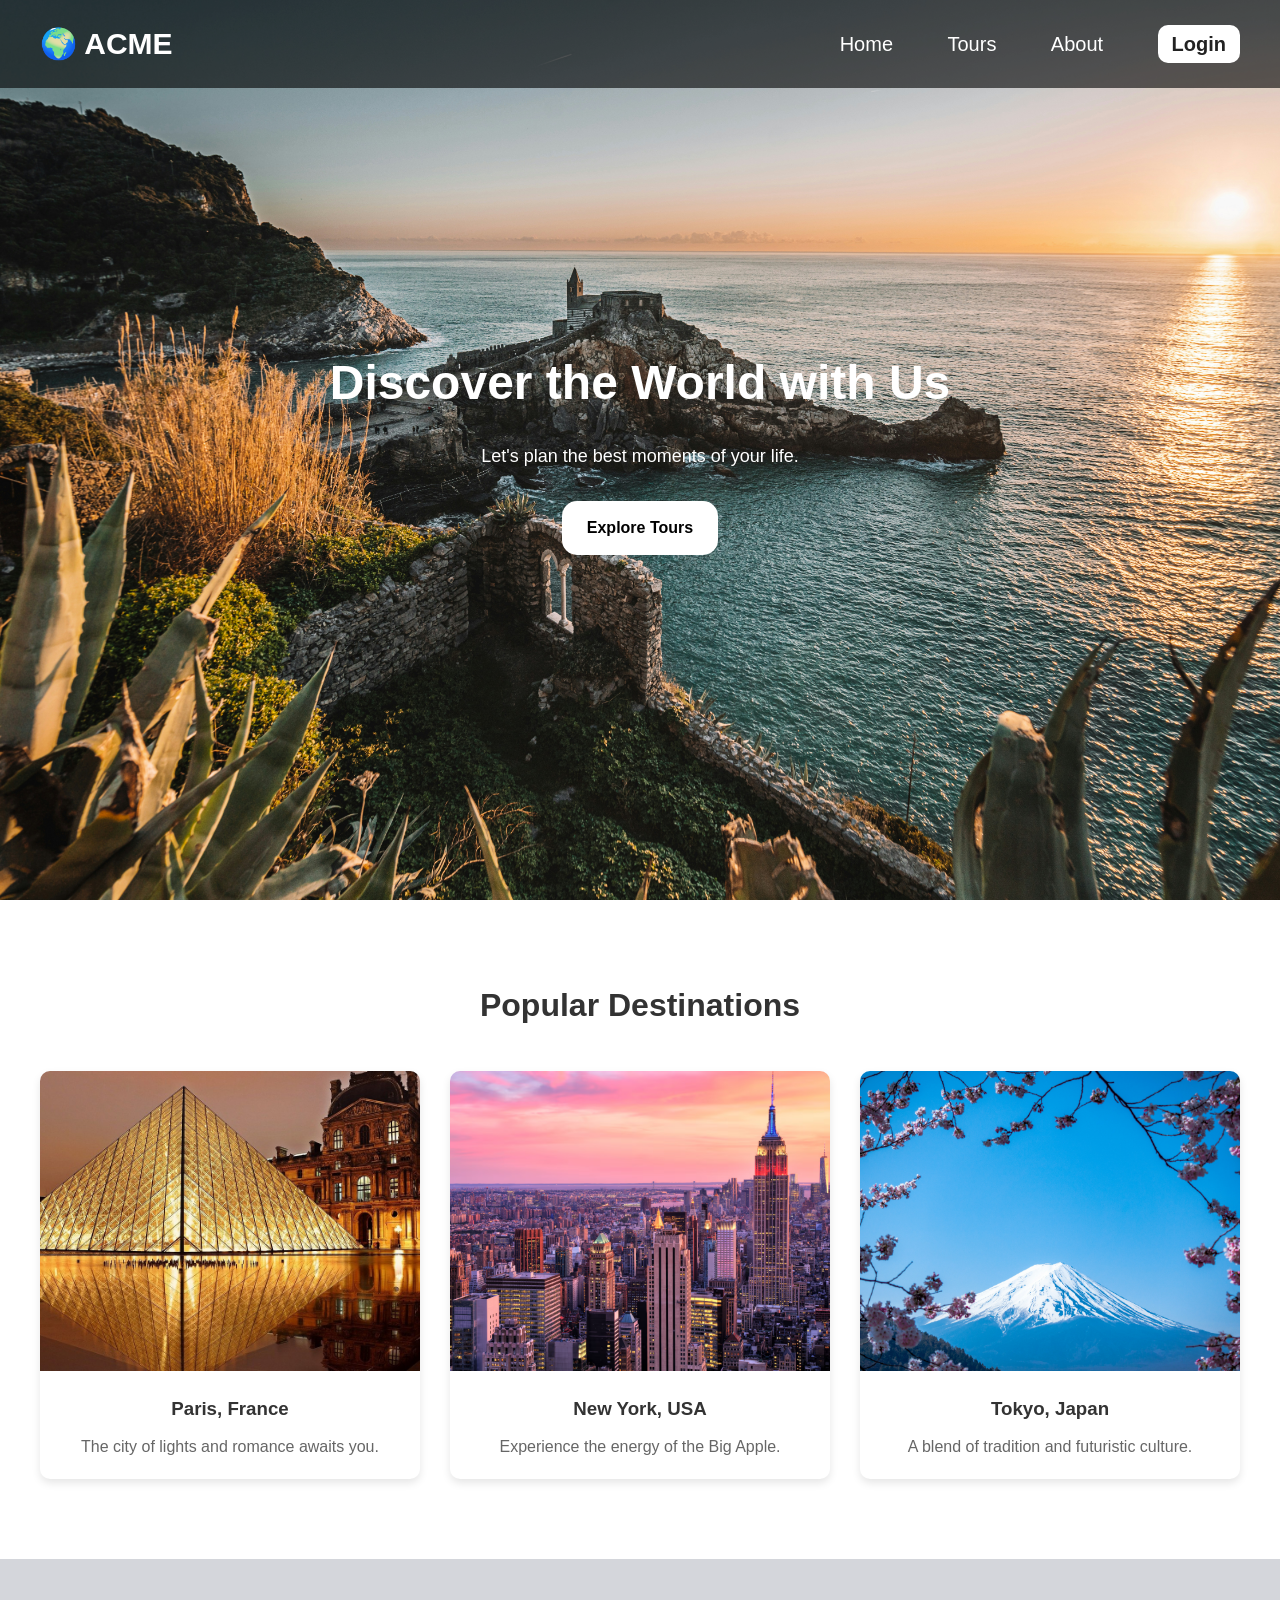
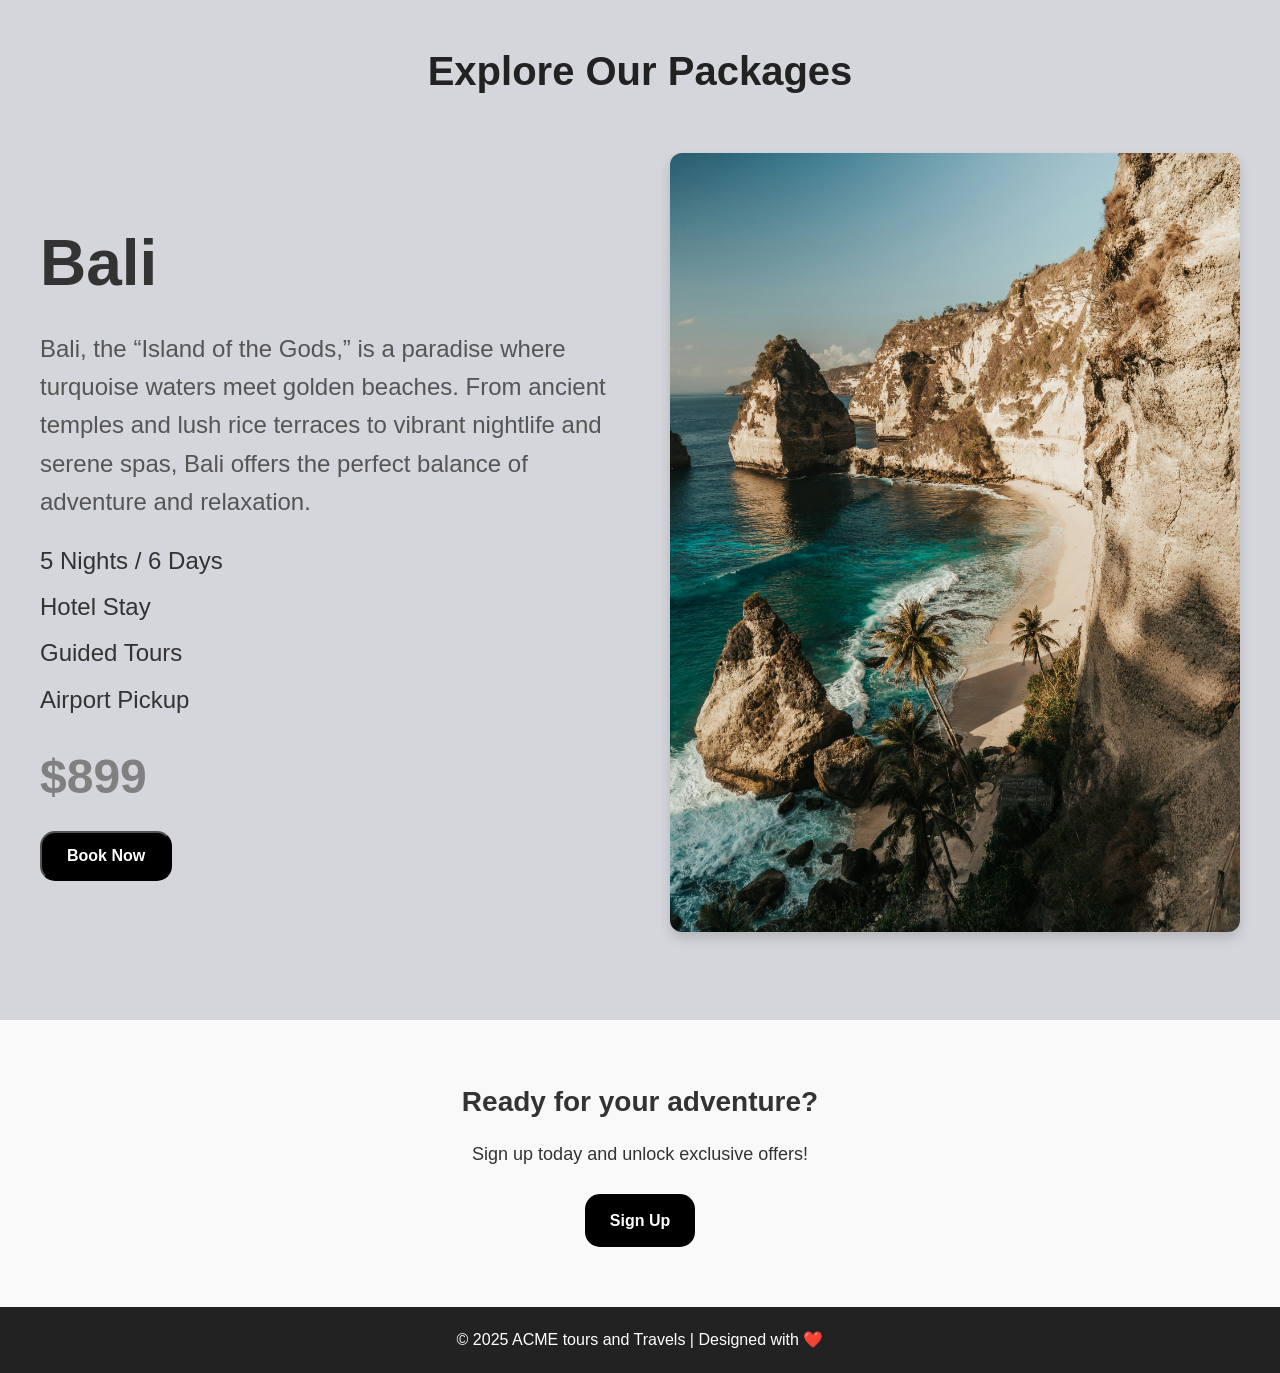
<file: index.html>
<!DOCTYPE html>
<html lang="en">
<head>
  <meta charset="UTF-8">
  <meta name="viewport" content="width=device-width, initial-scale=1.0">
  <title>AcMe Tours</title>
  <link rel="stylesheet" href="styles.css">
  <link rel="preload" as="image" href="Images/homepage2.jpg">
</head>
<body>
  <!-- Navigation -->
  <header class="navbar">
    <div class="logo">🌍 ACME</div>
    <nav>
      <a href="#">Home</a>
      <a href="#tours">Tours</a>
      <a href="#about">About</a>
      <a href="login.html" class="btn-login">Login</a>
    </nav>
  </header>

  <!-- Hero Section -->
  <section class="hero">
    <div class="hero-content">
      <h1>Discover the World with Us</h1>
      <p>Let's plan the best moments of your life.</p>
      <a href="#tours" class="btn-primary">Explore Tours</a>
    </div>
  </section>

  <!-- Tours Section -->
  <section id="tours" class="tours">
    <h2>Popular Destinations</h2>
    <div class="tour-grid">
      <div class="tour-card">
        <img src="Images/paris.jpg" alt="Paris">
        <h3>Paris, France</h3>
        <p>The city of lights and romance awaits you.</p>
      </div>
      <div class="tour-card">
        <img src="Images/new york.avif" alt="New York">
        <h3>New York, USA</h3>
        <p>Experience the energy of the Big Apple.</p>
      </div>
      <div class="tour-card">
        <img src="Images/Tokyo.jpg" alt="Tokyo">
        <h3>Tokyo, Japan</h3>
        <p>A blend of tradition and futuristic culture.</p>
      </div>
    </div>
  </section>

<section class="pricing-slider">  
  <h2>Explore Our Packages</h2>

  <div class="package">
    <!-- Left: details -->
    <div class="package-details">
      <h3>Bali</h3>
      <p>
        Bali, the “Island of the Gods,” is a paradise where turquoise waters meet golden beaches. 
        From ancient temples and lush rice terraces to vibrant nightlife and serene spas, Bali 
        offers the perfect balance of adventure and relaxation.
      </p>
      <ul>
        <li>5 Nights / 6 Days</li>
        <li>Hotel Stay</li>
        <li>Guided Tours</li>
        <li>Airport Pickup</li>
      </ul>
      <span class="price">$899</span>
      <button class="btn-secondary">Book Now</button>
    </div>

    <!-- Right: image -->
    <div class="package-image">
      <img src="Images/bali2.jpg" alt="Bali Tour Package">
    </div>
  </div>
</section>


  <!-- Call to Action -->
  <section class="cta">
    <h2>Ready for your adventure?</h2>
    <p>Sign up today and unlock exclusive offers!</p>
    <a href="login.html" class="btn-secondary">Sign Up</a>
  </section>

  <!-- Footer -->
  <footer>
    <p>&copy; 2025 ACME tours and Travels | Designed with ❤️</p>
  </footer>

</body>
</html>
</file>
<file: styles.css>
/* Reset */
* {
  margin: 0;
  padding: 0;
  box-sizing: border-box;
}

body {
  font-family: 'Montserrat', Arial, sans-serif;
  color: #333;
  line-height: 1.6;
}

/* Navbar */
.navbar {
  display: flex;
  justify-content: space-between;
  align-items: center;
  padding: 20px 40px;
  background: rgba(0,0,0,0.6);
  position: fixed;
  width: 100%;
  top: 0;
  z-index: 1000;
}

.navbar .logo {
  font-size: 30px;
  font-weight: bold;
  color: #fff;
}

.navbar nav a {
    font-size: 20px;
  margin-left: 50px;
  color: #fff;
  text-decoration: none;
  font-weight: 500;
}

.navbar .btn-login {
  background: white;
  padding: 8px 14px;
  border-radius: 10px;
  color: #222;
  font-weight: bold;
  transition: opacity 0.3s;
}

.btn-login:hover {
opacity: 0.8;
}

/* Hero Section */
.hero {
  background: url("Images/homepage2.jpg") no-repeat center center/cover;
  height: 100vh;
  display: flex;
  justify-content: center;
  align-items: center;
  text-align: center;
  color: white;
  padding: 0 20px;
}

.hero-content h1 {
  font-size: 48px;
  margin-bottom: 20px;
}

.hero-content p {
  font-size: 18px;
  margin-bottom: 30px;
}

.btn-primary {
  display: inline-block;
  background: white;
  padding: 14px 25px;
  border-radius: 15px;
  font-size: 16px;
  color: black;
  font-weight: bold;
  text-decoration: none;
  transition: opacity 0.3s;
}

.btn-primary:hover {
  opacity: 0.8;
}

.btn-secondary {
  display: inline-block;
  background: black;
  padding: 14px 25px;
  border-radius: 15px;
  font-size: 16px;
  color: white;
  font-weight: bold;
  text-decoration: none;
  transition: opacity 0.3s;
}

/* Tours Section */
.tours {
  padding: 80px 40px;
  text-align: center;
}

.tours h2 {
  font-size: 32px;
  margin-bottom: 40px;
}

.tour-grid {
  display: grid;
  grid-template-columns: repeat(auto-fit, minmax(280px, 1fr));
  gap: 30px;
}

.tour-card {
  background: #fff;
  border-radius: 10px;
  box-shadow: 0 4px 8px rgba(0,0,0,0.1);
  overflow: hidden;
  transition: transform 0.3s;
}

.tour-card:hover {
  transform: translateY(-5px);
}

.tour-card img {
  width: 100%;
  height: 300px;
  object-fit: cover;
}

.tour-card h3 {
  margin: 15px 0 10px;
}

.tour-card p {
  padding: 0 15px 20px;
  color: #666;
}

/* Call to Action */
.cta {
  text-align: center;
  padding: 60px 20px;
  background: #f9f9f9;
}

.cta h2 {
  font-size: 28px;
  margin-bottom: 15px;
}

.cta p {
  font-size: 18px;
  margin-bottom: 25px;
}

/* Footer */
footer {
  text-align: center;
  padding: 20px;
  background: #222;
  color: #fff;
}

.logo-icon{
    height: 30px;
    color: white;
}

.pricing-slider {
  width: 100%;
  padding: 80px 20px;
  background: #d4d6db;
  text-align: center;
}

.pricing-slider h2 {
  font-size: 2.5rem;
  margin-bottom: 50px;
  color: #222;
}

.package {
  display: flex;
  align-items: center;
  justify-content: space-between;
  max-width: 1200px;
  margin: 0 auto;
  gap: 60px;
}

.package-details {
  flex: 1;
  text-align: left;
}

.package-details h3 {
  font-size: 4rem;
  margin-bottom: 15px;
  color: #333;
}

.package-details p {
  font-size: 1.5rem;
  line-height: 1.6;
  margin-bottom: 20px;
  color: #555;
}

.package-details ul {
  list-style: none;
  padding: 0;
  margin-bottom: 20px;
}

.package-details ul li {
  margin-bottom: 8px;
  font-size: 1.5rem;
}

.package-details .price {
  display: block;
  font-size: 3rem;
  font-weight: bold;
  margin: 15px 0;
  color: gray;
}

.package-details button:hover {
  transform: scale(1.05);
}

.package-image {
  flex: 1;
  text-align: right;
}

.package-image img {
  max-width: 100%;
  border-radius: 12px;
  box-shadow: 0 6px 12px rgba(0,0,0,0.15);
}
</file>
